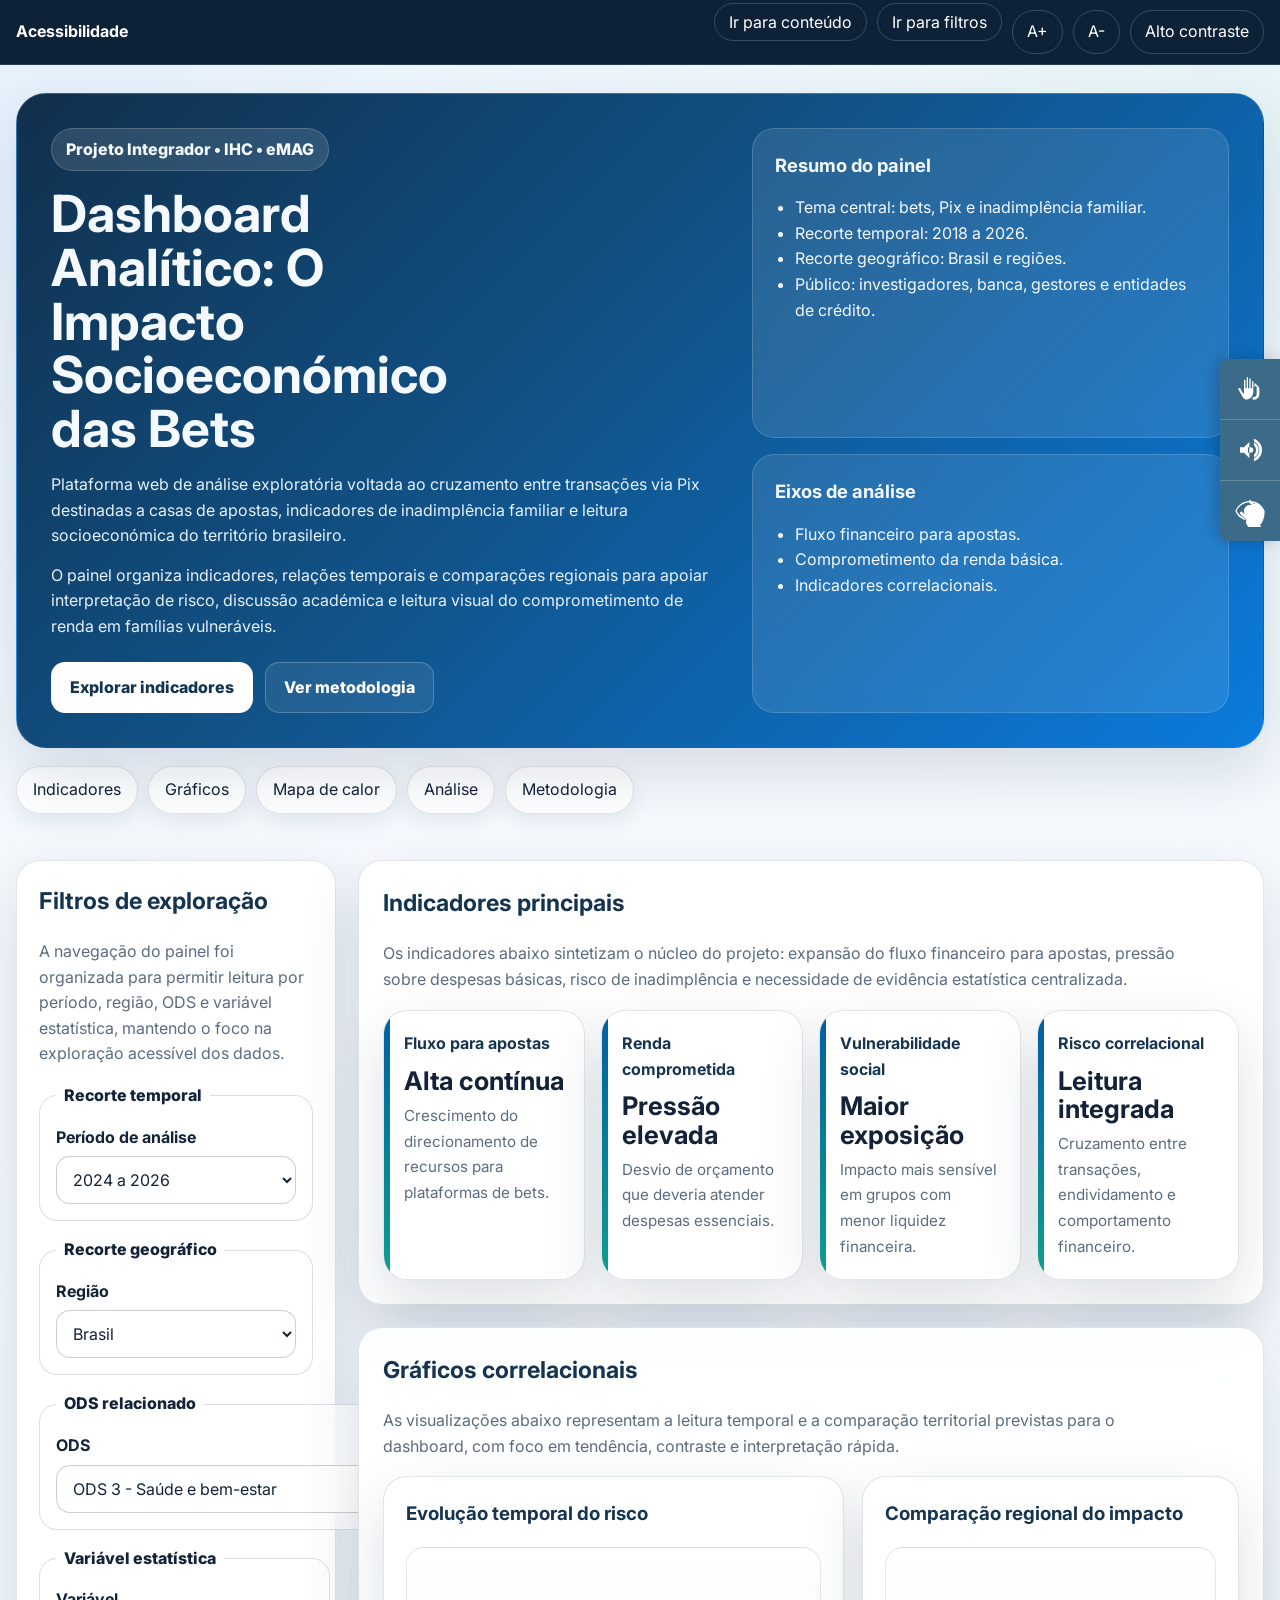
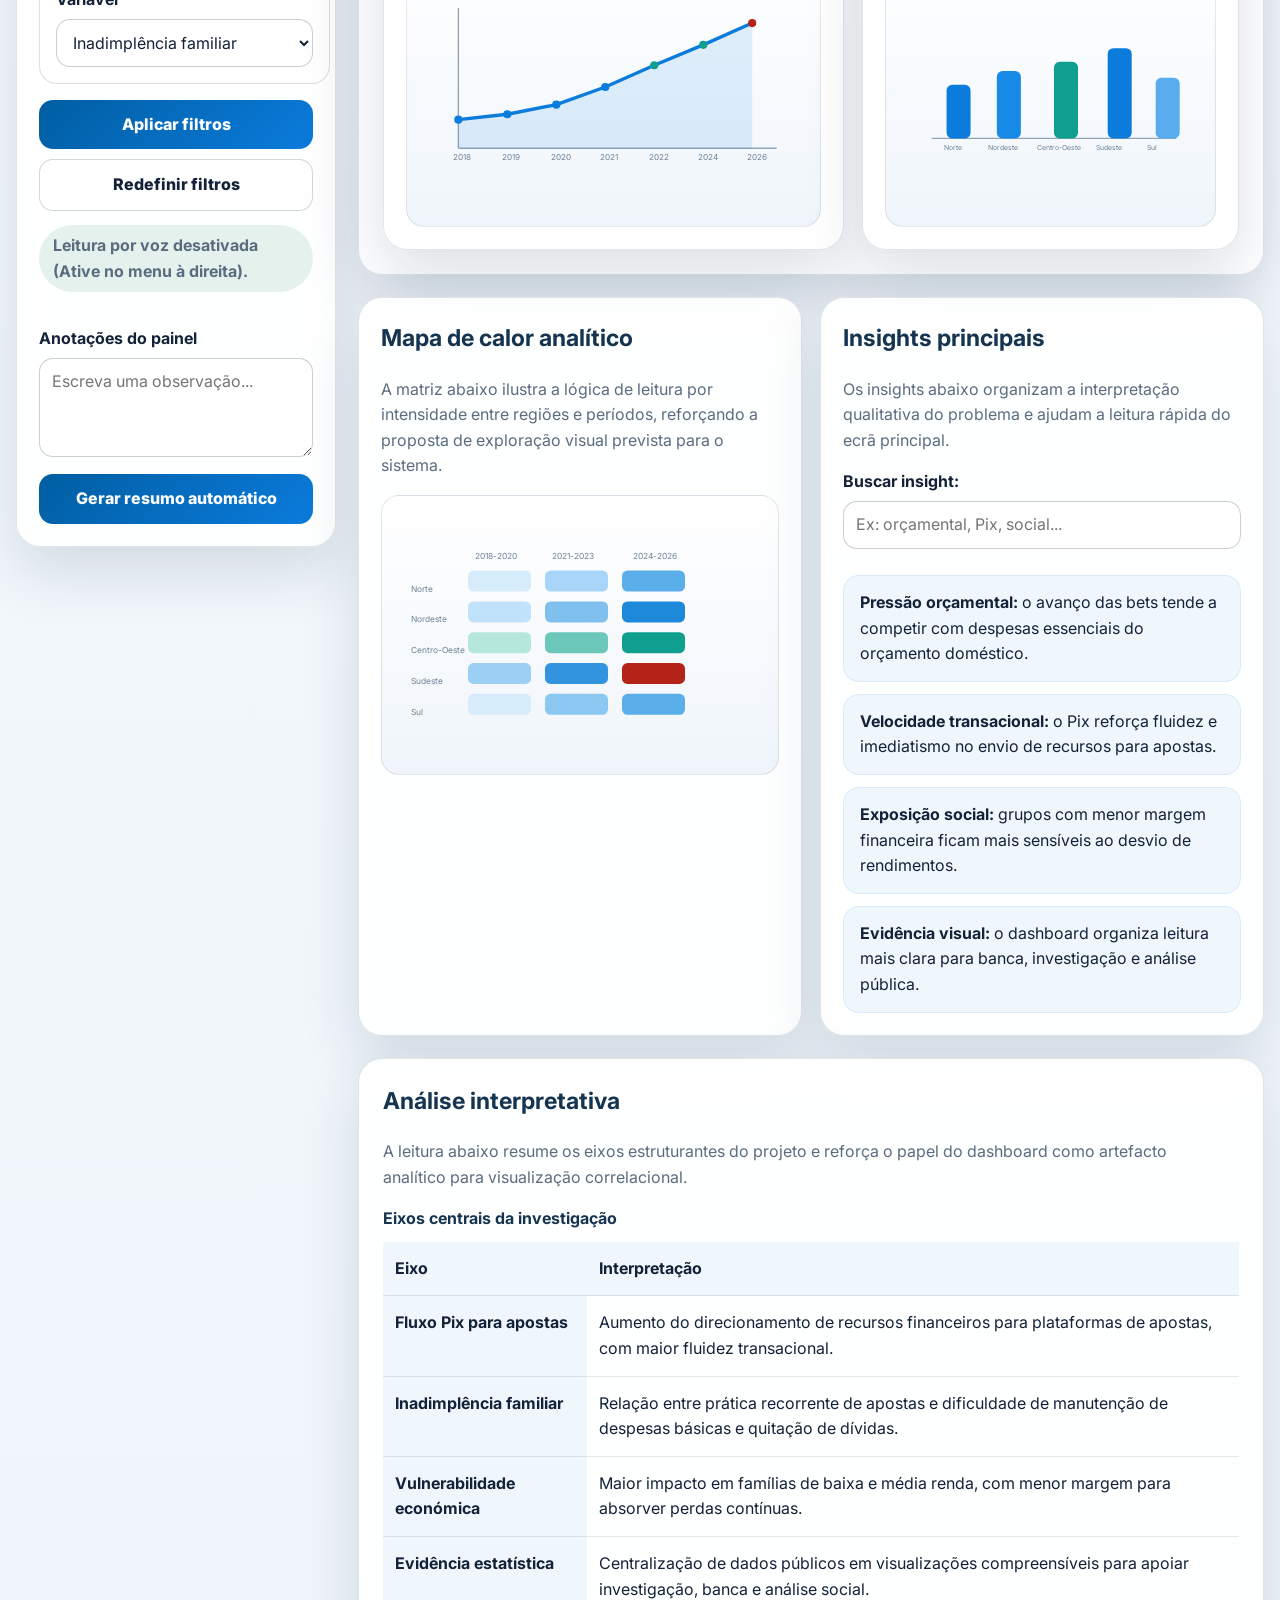
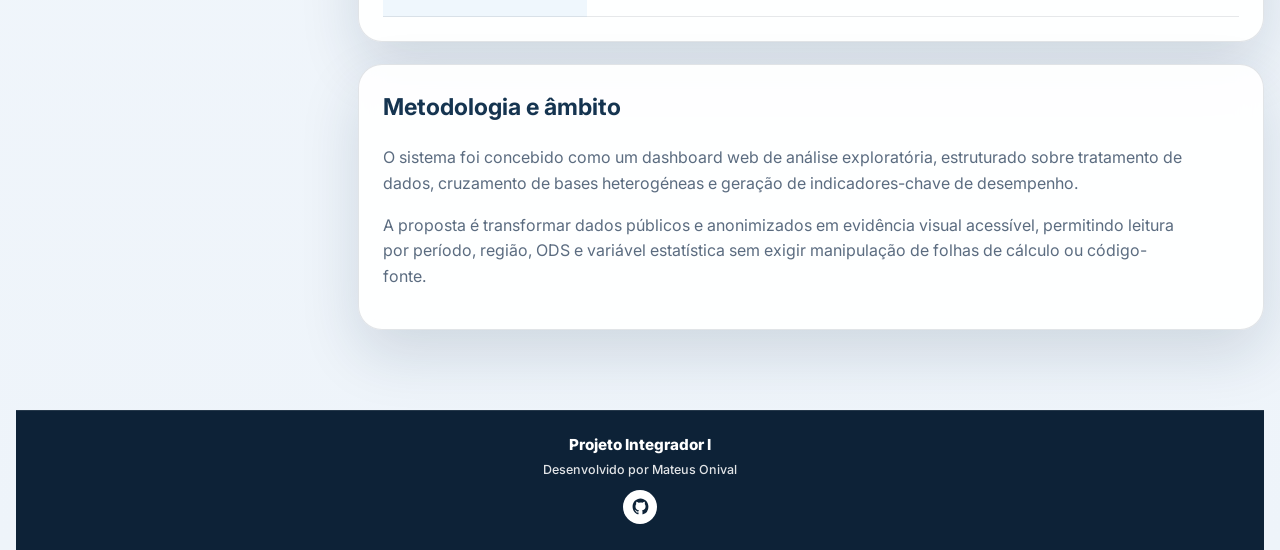
<file: Dashboard/Dashboard.html>
<!DOCTYPE html>
<html lang="pt-BR">
<head>
  <meta charset="UTF-8" />
  <meta name="viewport" content="width=device-width, initial-scale=1.0" />
  <title>Dashboard Analítico | Impacto Socioeconómico das Bets</title>
  
  <link rel="preconnect" href="https://fonts.googleapis.com">
  <link rel="preconnect" href="https://fonts.gstatic.com" crossorigin>
  <link href="https://fonts.googleapis.com/css2?family=Inter:wght@400;500;600;700;800&display=swap" rel="stylesheet">
  
  <style>
    :root {
      --bg: #f5f7fb;
      --surface: rgba(255,255,255,0.92);
      --surface-2: #ffffff;
      --surface-3: #edf3f9;
      --text: #132238;
      --text-muted: #5b6c80;
      --primary: #005ea2;
      --primary-2: #0b7bdc;
      --accent: #0f9f8f;
      --success: #027a48;
      --warning: #b54708;
      --danger: #b42318;
      --border: rgba(19,34,56,0.12);
      --shadow-sm: 0 8px 22px rgba(15, 40, 70, 0.08);
      --shadow-lg: 0 24px 60px rgba(15, 40, 70, 0.14);
      --radius-sm: 12px;
      --radius-md: 18px;
      --radius-lg: 24px;
      --focus: #ffbf47;
      --font-size-base: 100%;
      --max-width: 1280px;
    }

    html {
      font-size: var(--font-size-base);
      scroll-behavior: smooth;
    }

    * {
      box-sizing: border-box;
    }

    body {
      margin: 0;
      font-family: "Inter", Arial, sans-serif;
      line-height: 1.6;
      color: var(--text);
      background:
        radial-gradient(circle at top left, rgba(11,123,220,0.08), transparent 24%),
        radial-gradient(circle at top right, rgba(15,159,143,0.08), transparent 22%),
        linear-gradient(180deg, #f8fbff 0%, #eef4fa 100%);
    }

    img, svg {
      display: block;
      max-width: 100%;
      height: auto;
    }

    a, button, input, select {
      font: inherit;
    }

    :focus-visible {
      outline: 3px solid var(--focus);
      outline-offset: 3px;
      border-radius: 10px;
    }

    .skip-link {
      position: absolute;
      top: -64px;
      left: 16px;
      z-index: 9999;
      background: #000;
      color: #fff;
      padding: 12px 16px;
      border-radius: 12px;
      text-decoration: none;
    }

    .skip-link:focus {
      top: 16px;
    }

    .container {
      width: min(100% - 32px, var(--max-width));
      margin: 0 auto;
    }

    .accessbar {
      background: #0d2237;
      color: #fff;
      border-bottom: 1px solid rgba(255,255,255,0.12);
    }

    .accessbar-inner {
      min-height: 58px;
      display: flex;
      align-items: center;
      justify-content: space-between;
      gap: 12px;
      flex-wrap: wrap;
      padding: 10px 0;
    }

    .access-links {
      display: flex;
      flex-wrap: wrap;
      gap: 10px;
      list-style: none;
      padding: 0;
      margin: 0;
    }

    .access-links a,
    .access-links button {
      min-height: 40px;
      padding: 8px 14px;
      border-radius: 999px;
      border: 1px solid rgba(255,255,255,0.18);
      background: transparent;
      color: #fff;
      cursor: pointer;
      text-decoration: none;
    }

    .access-links a:hover,
    .access-links button:hover,
    .access-links a:focus,
    .access-links button:focus {
      background: rgba(255,255,255,0.12);
    }

    .acessibilidade-flutuante {
      position: fixed;
      right: 0;
      top: 50%;
      transform: translateY(-50%);
      background-color: #3b6b88;
      display: flex;
      flex-direction: column;
      border-radius: 8px 0 0 8px;
      box-shadow: -4px 0 15px rgba(0,0,0,0.2);
      z-index: 10000;
      overflow: hidden;
    }

    .acessibilidade-flutuante button {
      background: none;
      border: none;
      border-bottom: 1px solid rgba(255, 255, 255, 0.2);
      padding: 14px;
      cursor: pointer;
      color: white;
      transition: all 0.2s ease-in-out;
      display: flex;
      align-items: center;
      justify-content: center;
    }

    .acessibilidade-flutuante button:last-child {
      border-bottom: none;
    }

    .acessibilidade-flutuante button:hover,
    .acessibilidade-flutuante button:focus-visible {
      background-color: #1a3c54;
      outline: 3px solid var(--focus);
      outline-offset: -3px;
    }

    .acessibilidade-flutuante button.ativo {
      background-color: var(--accent);
      box-shadow: inset 0 0 10px rgba(0,0,0,0.3);
    }

    .acessibilidade-flutuante svg {
      width: 32px;
      height: 32px;
      fill: white;
    }

    header {
      padding: 28px 0 20px;
    }

    .hero {
      background: linear-gradient(135deg, #112f4b 0%, #115287 44%, #0b7bdc 100%);
      border-radius: 30px;
      overflow: hidden;
      border: 1px solid rgba(255,255,255,0.12);
      box-shadow: var(--shadow-lg);
      color: #f4f9ff;
      position: relative;
    }

    .hero-grid {
      display: grid;
      grid-template-columns: 1.35fr 0.95fr;
      gap: 24px;
      padding: 34px;
      position: relative;
      z-index: 1;
    }

    .tag {
      display: inline-flex;
      align-items: center;
      gap: 8px;
      padding: 8px 14px;
      border-radius: 999px;
      background: rgba(255,255,255,0.12);
      border: 1px solid rgba(255,255,255,0.18);
      font-weight: 800;
      margin-bottom: 16px;
    }

    h1 {
      margin: 0 0 16px;
      font-size: clamp(2rem, 4vw, 3.6rem);
      line-height: 1.05;
      max-width: 12ch;
    }

    .hero p {
      margin: 0 0 14px;
      max-width: 68ch;
      color: #e5f1fb;
    }

    .hero-actions {
      display: flex;
      gap: 12px;
      flex-wrap: wrap;
      margin-top: 22px;
    }

    .btn,
    .btn-outline {
      min-height: 48px;
      padding: 12px 18px;
      border-radius: 14px;
      display: inline-flex;
      align-items: center;
      justify-content: center;
      font-weight: 800;
      text-decoration: none;
      border: 1px solid transparent;
    }

    .btn {
      background: #fff;
      color: #133450;
    }

    .btn-outline {
      background: rgba(255,255,255,0.08);
      color: #fff;
      border-color: rgba(255,255,255,0.22);
    }

    .hero-side {
      display: grid;
      gap: 16px;
    }

    .hero-card,
    .legend-card {
      background: rgba(255,255,255,0.10);
      border: 1px solid rgba(255,255,255,0.16);
      border-radius: 22px;
      padding: 22px;
      backdrop-filter: blur(10px);
    }

    .hero-card h2,
    .legend-card h2 {
      margin-top: 0;
      font-size: 1.15rem;
    }

    .hero-card ul,
    .legend-card ul {
      margin: 0;
      padding-left: 20px;
    }

    .section-nav {
      margin-top: 18px;
    }

    .section-nav ul {
      list-style: none;
      display: flex;
      flex-wrap: wrap;
      gap: 10px;
      padding: 0;
      margin: 0;
    }

    .section-nav a {
      min-height: 44px;
      display: inline-flex;
      align-items: center;
      padding: 10px 16px;
      border-radius: 999px;
      background: rgba(255,255,255,0.84);
      border: 1px solid var(--border);
      box-shadow: var(--shadow-sm);
      color: var(--text);
      text-decoration: none;
    }

    main {
      padding: 26px 0 40px;
    }

    .dashboard-layout {
      display: grid;
      grid-template-columns: 320px 1fr;
      gap: 22px;
      align-items: start;
    }

    .panel,
    .content-card,
    .metric,
    .chart-card,
    .table-card,
    .heat-card,
    .insight-card {
      background: var(--surface);
      border: 1px solid var(--border);
      border-radius: var(--radius-lg);
      box-shadow: var(--shadow-lg);
      backdrop-filter: blur(12px);
    }

    .panel {
      position: sticky;
      top: 18px;
      padding: 22px;
    }

    .panel h2,
    .content-card h2,
    .table-card h2,
    .heat-card h2,
    .insight-card h2 {
      margin-top: 0;
      font-size: 1.45rem;
      color: #153450;
    }

    .panel p,
    .content-card p,
    .table-card p,
    .heat-card p,
    .insight-card p {
      color: var(--text-muted);
      max-width: 80ch;
    }

    fieldset {
      margin: 0 0 16px;
      border: 1px solid rgba(19,34,56,0.14);
      border-radius: 18px;
      padding: 16px;
      background: rgba(255,255,255,0.74);
    }

    legend {
      padding: 0 8px;
      font-weight: 800;
    }

    .field {
      display: grid;
      gap: 6px;
      margin-bottom: 14px;
    }

    .field:last-child {
      margin-bottom: 0;
    }

    label {
      font-weight: 700;
    }

    select,
    input {
      min-height: 48px;
      border-radius: 14px;
      border: 1px solid rgba(19,34,56,0.22);
      background: #fff;
      color: var(--text);
      padding: 10px 12px;
    }

    .panel-actions {
      display: grid;
      gap: 10px;
    }

    .primary-btn,
    .secondary-btn {
      min-height: 48px;
      border-radius: 14px;
      padding: 12px 16px;
      font-weight: 800;
      cursor: pointer;
    }

    .primary-btn {
      border: none;
      color: #fff;
      background: linear-gradient(135deg, var(--primary), var(--primary-2));
    }

    .secondary-btn {
      border: 1px solid rgba(19,34,56,0.18);
      background: #fff;
      color: var(--text);
    }

    .status {
      margin-top: 14px;
      display: inline-flex;
      align-items: center;
      gap: 8px;
      min-height: 40px;
      padding: 8px 14px;
      border-radius: 999px;
      background: rgba(2,122,72,0.10);
      color: var(--success);
      font-weight: 700;
    }

    .content-grid {
      display: grid;
      gap: 22px;
    }

    .content-card,
    .table-card,
    .heat-card,
    .insight-card {
      padding: 24px;
    }

    .metrics-grid {
      margin-top: 18px;
      display: grid;
      grid-template-columns: repeat(4, 1fr);
      gap: 16px;
    }

    .metric {
      padding: 20px;
      position: relative;
      overflow: hidden;
    }

    .metric::before {
      content: "";
      position: absolute;
      inset: 0 auto 0 0;
      width: 6px;
      background: linear-gradient(180deg, var(--primary), var(--accent));
    }

    .metric h3 {
      margin: 0 0 10px;
      font-size: 1rem;
      color: #163551;
    }

    .metric strong {
      display: block;
      font-size: clamp(1.4rem, 2vw, 2rem);
      line-height: 1.1;
      margin-bottom: 8px;
    }

    .metric span {
      color: var(--text-muted);
      font-size: 0.95rem;
    }

    .visuals-grid {
      display: grid;
      grid-template-columns: 1.1fr 0.9fr;
      gap: 18px;
    }

    .chart-card,
    .heat-card,
    .insight-card {
      padding: 22px;
    }

    .chart-card h3,
    .heat-card h3,
    .insight-card h3 {
      margin-top: 0;
      color: #153450;
    }

    .chart-box,
    .heat-box {
      height: 280px;
      border-radius: 18px;
      border: 1px solid rgba(19,34,56,0.10);
      background: linear-gradient(180deg, rgba(255,255,255,0.85), rgba(239,245,251,0.95));
      padding: 16px;
      overflow: hidden;
    }

    .line-chart,
    .bar-chart,
    .heatmap-svg {
      width: 100%;
      height: 100%;
    }

    .duo-grid {
      display: grid;
      grid-template-columns: 1fr 1fr;
      gap: 18px;
    }

    .insight-list {
      list-style: none;
      padding: 0;
      margin: 0;
      display: grid;
      gap: 12px;
    }

    .insight-list li {
      padding: 14px 16px;
      border-radius: 16px;
      background: rgba(11,123,220,0.06);
      border: 1px solid rgba(11,123,220,0.10);
    }

    .table-card table {
      width: 100%;
      border-collapse: collapse;
      margin-top: 14px;
    }

    .table-card caption {
      text-align: left;
      font-weight: 700;
      margin-bottom: 10px;
      color: #153450;
    }

    .table-card th,
    .table-card td {
      text-align: left;
      padding: 14px 12px;
      border-bottom: 1px solid rgba(19,34,56,0.10);
      vertical-align: top;
    }

    .table-card th {
      background: rgba(11,123,220,0.06);
    }

    .footer-novo {
      margin-top: 40px;
      padding: 22px 0 26px;
      text-align: center;
      background: #0d2237;
      color: #ffffff;
      border-top: 1px solid rgba(255,255,255,0.10);
      border-radius: 0;
    }

    .footer-novo p {
      margin: 0;
    }

    .footer-titulo {
      font-size: 0.95rem;
      font-weight: 800;
      color: #ffffff;
      margin-bottom: 2px !important;
    }

    .footer-autor {
      font-size: 0.78rem;
      font-weight: 500;
      color: rgba(255,255,255,0.88);
      margin-bottom: 10px !important;
    }

    .footer-github {
      width: 34px;
      height: 34px;
      margin: 0 auto;
      border-radius: 50%;
      background: #ffffff;
      color: #0d2237;
      display: flex;
      align-items: center;
      justify-content: center;
      text-decoration: none;
      transition: transform 0.2s ease, background 0.2s ease;
    }

    .footer-github svg {
      width: 19px;
      height: 19px;
    }

    .footer-github:hover,
    .footer-github:focus-visible {
      transform: scale(1.06);
      background: #f2f6fb;
    }

    .high-contrast {
      --bg: #000;
      --surface: #111;
      --surface-2: #111;
      --surface-3: #1a1a1a;
      --text: #fff;
      --text-muted: #f2f2f2;
      --border: rgba(255,255,255,0.28);
      background: #000;
      color: #fff;
    }

    .high-contrast .hero,
    .high-contrast .panel,
    .high-contrast .content-card,
    .high-contrast .metric,
    .high-contrast .chart-card,
    .high-contrast .table-card,
    .high-contrast .heat-card,
    .high-contrast .insight-card,
    .high-contrast select,
    .high-contrast input,
    .high-contrast .section-nav a,
    .high-contrast .secondary-btn,
    .high-contrast .btn {
      background: #111 !important;
      color: #fff !important;
      border-color: rgba(255,255,255,0.28) !important;
    }

    @media (max-width: 1100px) {
      .hero-grid,
      .dashboard-layout,
      .visuals-grid,
      .duo-grid,
      .metrics-grid {
        grid-template-columns: 1fr;
      }

      .panel {
        position: static;
      }
    }

    @media (max-width: 720px) {
      .container {
        width: min(100% - 20px, var(--max-width));
      }

      .hero-grid,
      .panel,
      .content-card,
      .table-card,
      .heat-card,
      .insight-card,
      .chart-card {
        padding: 18px;
      }

      .acessibilidade-flutuante {
        transform: scale(0.8) translateY(-50%);
        right: -5px;
      }

      .footer-novo {
        padding: 20px 0 24px;
      }

      .footer-titulo {
        font-size: 0.88rem;
      }

      .footer-autor {
        font-size: 0.74rem;
      }

      .footer-github {
        width: 32px;
        height: 32px;
      }

      .footer-github svg {
        width: 18px;
        height: 18px;
      }
    }
  </style>
</head>
<body>
  <div class="acessibilidade-flutuante" aria-label="Menu rápido de acessibilidade">
    <button id="btn-flutuante-libras" aria-label="Ativar tradutor de Libras" title="Tradutor de Libras">
      <svg viewBox="0 0 24 24" xmlns="http://www.w3.org/2000/svg">
        <path d="M11 20H10C8.54 20 7.21 19.21 6.5 17.96L3.33 12.35C3.12 11.97 3.26 11.48 3.65 11.27C4.03 11.06 4.53 11.2 4.74 11.58L6.87 15.35H7.5V5.5C7.5 5.22 7.72 5 8 5C8.28 5 8.5 5.22 8.5 5.5V11.5H9.5V3.5C9.5 3.22 9.72 3 10 3C10.28 3 10.5 3.22 10.5 3.5V11.5H11.5V4.5C11.5 4.22 11.72 4 12 4C12.28 4 12.5 4.22 12.5 4.5V11.5H13.5V6.5C13.5 6.22 13.72 6 14 6C14.28 6 14.5 6.22 14.5 6.5V14C14.5 17.31 11.81 20 8.5 20H11Z"/>
        <path d="M19 16C19 18.21 17.21 20 15 20H14V18H15C16.1 18 17 17.1 17 16V10H15L15.63 7.5L18.42 10.3C18.79 10.66 19 11.16 19 11.68V16Z"/>
      </svg>
    </button>
    <button id="btn-flutuante-voz" aria-label="Ativar ou desativar leitura por voz" title="Leitura por Voz">
      <svg viewBox="0 0 24 24" xmlns="http://www.w3.org/2000/svg">
        <path d="M14.5 12C14.5 13.1 13.6 14 12.5 14H10.5V10H12.5C13.6 10 14.5 10.9 14.5 12ZM18.5 12C18.5 14.5 17.1 16.6 15 17.6V15.4C16 14.7 16.5 13.4 16.5 12C16.5 10.6 16 9.3 15 8.6V6.4C17.1 7.4 18.5 9.5 18.5 12ZM21 12C21 16 18.4 19.3 15 20.5V18.3C17.2 17.2 19 14.8 19 12C19 9.2 17.2 6.8 15 5.7V3.5C18.4 4.7 21 8 21 12ZM7.5 10H4.5V14H7.5L11.5 18V6L7.5 10Z"/>
      </svg>
    </button>
    <button id="btn-flutuante-contraste" aria-label="Ativar ou desativar alto contraste" title="Alto Contraste">
      <svg viewBox="0 0 24 24" xmlns="http://www.w3.org/2000/svg">
        <path d="M11.83 9L15 12.16V12C15 10.34 13.66 9 12 9H11.83ZM12 4.5C7 4.5 2.73 7.61 1 12C2.36 15.4 5.37 18.15 9.17 19.1L6.11 16.04C4.33 15.35 2.8 13.88 2.05 12C3.52 8.23 7.42 5.5 12 5.5C13.41 5.5 14.76 5.8 16 6.32L14.48 7.84C13.7 7.62 12.87 7.5 12 7.5C9.51 7.5 7.5 9.51 7.5 12C7.5 12.87 7.62 13.7 7.84 14.48L5.53 12.17L4.11 13.59L19.41 28.89L20.83 27.47L17.28 23.92C18.54 23.27 19.67 22.42 20.61 21.4C22.25 18.9 23 15.6 23 12C21.27 7.61 17 4.5 12 4.5ZM12 19.5C10.59 19.5 9.24 19.2 8 18.68L9.52 17.16C10.3 17.38 11.13 17.5 12 17.5C14.49 17.5 16.5 15.49 16.5 13C16.5 12.13 16.38 11.3 16.16 10.52L18.47 12.83L19.89 11.41L12 3.52L10.58 4.94L14.72 9.08C13.46 9.73 12.33 10.58 11.39 11.6C9.75 14.1 9 17.4 9 21C10.73 25.39 15 28.5 20 28.5V19.5H12Z"/>
      </svg>
    </button>
  </div>

  <a class="skip-link" href="#conteudo-principal" data-voice="Pular para o conteúdo principal." title="Pular para o conteúdo principal.">Pular para o conteúdo principal</a>

  <div class="accessbar" id="acessibilidade">
    <div class="container accessbar-inner">
      <strong data-voice="Barra de acessibilidade do dashboard." title="Barra de acessibilidade do dashboard.">Acessibilidade</strong>
      <ul class="access-links" role="list">
        <li><a href="#conteudo-principal" data-voice="Ir para o conteúdo principal." title="Ir para o conteúdo principal.">Ir para conteúdo</a></li>
        <li><a href="#filtros" data-voice="Ir para os filtros do dashboard." title="Ir para os filtros do dashboard.">Ir para filtros</a></li>
        <li><button type="button" id="aumentar-texto" data-voice="Aumentar tamanho do texto." title="Aumentar tamanho do texto.">A+</button></li>
        <li><button type="button" id="diminuir-texto" data-voice="Diminuir tamanho do texto." title="Diminuir tamanho do texto.">A-</button></li>
        <li><button type="button" id="alternar-contraste" data-voice="Alternar alto contraste." title="Alternar alto contraste.">Alto contraste</button></li>
      </ul>
    </div>
  </div>

  <header class="container">
    <section class="hero" aria-labelledby="titulo-principal">
      <div class="hero-grid">
        <div>
          <span class="tag" data-voice="Projeto Integrador. Dashboard analítico sobre o impacto socioeconómico das bets." title="Projeto Integrador. Dashboard analítico sobre o impacto socioeconómico das bets.">Projeto Integrador • IHC • eMAG</span>
          <h1 id="titulo-principal" data-voice="Dashboard Analítico. O impacto socioeconómico das bets no Brasil." title="Dashboard Analítico. O impacto socioeconómico das bets no Brasil.">Dashboard Analítico: O Impacto Socioeconómico das Bets</h1>
          <p data-voice="Plataforma web de análise exploratória que cruza volume de transações via Pix destinadas a casas de apostas, indicadores de inadimplência e recortes socioeconómicos no Brasil." title="Plataforma web de análise exploratória que cruza volume de transações via Pix destinadas a casas de apostas, indicadores de inadimplência e recortes socioeconómicos no Brasil.">Plataforma web de análise exploratória voltada ao cruzamento entre transações via Pix destinadas a casas de apostas, indicadores de inadimplência familiar e leitura socioeconómica do território brasileiro.</p>
          <p data-voice="O painel foi estruturado para apoiar visualização de dados, interpretação de risco e discussão académica sobre comprometimento de renda, ludopatia digital e pressão financeira em famílias vulneráveis." title="O painel foi estruturado para apoiar visualização de dados, interpretação de risco e discussão académica sobre comprometimento de renda, ludopatia digital e pressão financeira em famílias vulneráveis.">O painel organiza indicadores, relações temporais e comparações regionais para apoiar interpretação de risco, discussão académica e leitura visual do comprometimento de renda em famílias vulneráveis.</p>
          <div class="hero-actions">
            <a class="btn" href="#indicadores" data-voice="Explorar indicadores principais do dashboard." title="Explorar indicadores principais do dashboard.">Explorar indicadores</a>
            <a class="btn-outline" href="#metodologia" data-voice="Ir para a secção de metodologia do projeto." title="Ir para a secção de metodologia do projeto.">Ver metodologia</a>
          </div>
        </div>

        <div class="hero-side">
          <aside class="hero-card" aria-labelledby="resumo-geral">
            <h2 id="resumo-geral" data-voice="Resumo geral do painel." title="Resumo geral do painel.">Resumo do painel</h2>
            <ul>
              <li data-voice="Tema central: bets, Pix e inadimplência familiar." title="Tema central: bets, Pix e inadimplência familiar.">Tema central: bets, Pix e inadimplência familiar.</li>
              <li data-voice="Recorte temporal: de 2018 até 2026, com atenção ao crescimento recente." title="Recorte temporal: de 2018 até 2026, com atenção ao crescimento recente.">Recorte temporal: 2018 a 2026.</li>
              <li data-voice="Recorte geográfico: Brasil e comparação entre regiões." title="Recorte geográfico: Brasil e comparação entre regiões.">Recorte geográfico: Brasil e regiões.</li>
              <li data-voice="Público de interesse: investigadores, banca, gestores públicos e entidades de crédito." title="Público de interesse: investigadores, banca, gestores públicos e entidades de crédito.">Público: investigadores, banca, gestores e entidades de crédito.</li>
            </ul>
          </aside>

          <aside class="legend-card" aria-labelledby="eixos-analise">
            <h2 id="eixos-analise" data-voice="Eixos de análise do dashboard." title="Eixos de análise do dashboard.">Eixos de análise</h2>
            <ul>
              <li data-voice="Fluxo financeiro para plataformas de apostas." title="Fluxo financeiro para plataformas de apostas.">Fluxo financeiro para apostas.</li>
              <li data-voice="Comprometimento da renda básica familiar." title="Comprometimento da renda básica familiar.">Comprometimento da renda básica.</li>
              <li data-voice="Indicadores correlacionais e leitura exploratória." title="Indicadores correlacionais e leitura exploratória.">Indicadores correlacionais.</li>
            </ul>
          </aside>
        </div>
      </div>
    </section>

    <nav class="section-nav" aria-label="Secções principais">
      <ul>
        <li><a href="#indicadores" data-voice="Ir para a secção de indicadores principais." title="Ir para a secção de indicadores principais.">Indicadores</a></li>
        <li><a href="#graficos" data-voice="Ir para a secção de gráficos correlacionais." title="Ir para a secção de gráficos correlacionais.">Gráficos</a></li>
        <li><a href="#mapa-calor" data-voice="Ir para a secção de mapa de calor analítico." title="Ir para a secção de mapa de calor analítico.">Mapa de calor</a></li>
        <li><a href="#analise" data-voice="Ir para a secção de análise interpretativa." title="Ir para a secção de análise interpretativa.">Análise</a></li>
        <li><a href="#metodologia" data-voice="Ir para a secção de metodologia." title="Ir para a secção de metodologia.">Metodologia</a></li>
      </ul>
    </nav>
  </header>

  <main id="conteudo-principal" class="container" tabindex="-1">
    <div class="dashboard-layout">
      <aside class="panel" id="filtros" aria-labelledby="titulo-filtros">
        <h2 id="titulo-filtros" data-voice="Filtros de exploração do dashboard." title="Filtros de exploração do dashboard.">Filtros de exploração</h2>
        <p data-voice="Use os filtros para alterar o recorte do painel por período, região, objetivo de desenvolvimento sustentável e variável estatística." title="Use os filtros para alterar o recorte do painel por período, região, objetivo de desenvolvimento sustentável e variável estatística.">A navegação do painel foi organizada para permitir leitura por período, região, ODS e variável estatística, mantendo o foco na exploração acessível dos dados.</p>

        <form>
          <fieldset>
            <legend data-voice="Filtro temporal." title="Filtro temporal.">Recorte temporal</legend>
            <div class="field">
              <label for="periodo" data-voice="Campo período de análise." title="Campo período de análise.">Período de análise</label>
              <select id="periodo" name="periodo" data-voice="Selecionar período de análise." title="Selecionar período de análise.">
                <option>2018 a 2020</option>
                <option>2021 a 2023</option>
                <option selected>2024 a 2026</option>
                <option>2018 a 2026</option>
              </select>
            </div>
          </fieldset>

          <fieldset>
            <legend data-voice="Filtro geográfico." title="Filtro geográfico.">Recorte geográfico</legend>
            <div class="field">
              <label for="regiao" data-voice="Campo região do Brasil." title="Campo região do Brasil.">Região</label>
              <select id="regiao" name="regiao" data-voice="Selecionar região do Brasil." title="Selecionar região do Brasil.">
                <option selected>Brasil</option>
                <option>Norte</option>
                <option>Nordeste</option>
                <option>Centro-Oeste</option>
                <option>Sudeste</option>
                <option>Sul</option>
              </select>
            </div>
          </fieldset>

          <fieldset>
            <legend data-voice="Filtro de objetivo de desenvolvimento sustentável.">ODS relacionado</legend>
            <div class="field">
              <label for="ods" data-voice="Campo objetivo de desenvolvimento sustentável.">ODS</label>
              <select id="ods" name="ods" data-voice="Selecionar objetivo de desenvolvimento sustentável.">
                <option>ODS 1 - Erradicação da pobreza</option>
                <option selected>ODS 3 - Saúde e bem-estar</option>
                <option>ODS 8 - Trabalho decente e crescimento económico</option>
              </select>
            </div>
          </fieldset>

          <fieldset>
            <legend data-voice="Filtro estatístico.">Variável estatística</legend>
            <div class="field">
              <label for="variavel" data-voice="Campo variável estatística.">Variável</label>
              <select id="variavel" name="variavel" data-voice="Selecionar variável estatística.">
                <option selected>Inadimplência familiar</option>
                <option>Comprometimento de renda</option>
                <option>Fluxo Pix para bets</option>
                <option>Correlação regional</option>
              </select>
            </div>
          </fieldset>

          <div class="panel-actions">
            <button class="primary-btn" type="button" data-voice="Aplicar filtros do dashboard.">Aplicar filtros</button>
            <button class="secondary-btn" type="button" data-voice="Redefinir filtros do dashboard.">Redefinir filtros</button>
          </div>
        </form>

        <p class="status" id="status-leitura" aria-live="polite" data-voice="Utilize o botão de voz no menu lateral direito para ativar a narração da página.">Leitura por voz desativada (Ative no menu à direita).</p>

        <div style="margin-top: 18px;">
          <label for="meuTexto" style="font-weight: 700; display: block; margin-bottom: 6px;" data-voice="Área de anotações do dashboard.">Anotações do painel</label>
          <textarea id="meuTexto" rows="3" placeholder="Escreva uma observação..." style="width: 100%; border-radius: 14px; border: 1px solid rgba(19,34,56,0.22); padding: 10px 12px; font: inherit; resize: vertical;" data-voice="Campo de texto para anotações. Clique no botão abaixo para gerar um resumo automático."></textarea>
          <button id="meuBotao" class="primary-btn" type="button" style="margin-top: 10px; width: 100%;" data-voice="Gerar resumo automático no campo de anotações.">Gerar resumo automático</button>
        </div>
      </aside>

      <div class="content-grid">
        <section class="content-card" id="indicadores" aria-labelledby="titulo-indicadores">
          <h2 id="titulo-indicadores" data-voice="Indicadores principais do painel.">Indicadores principais</h2>
          <p data-voice="Os indicadores resumem os principais eixos da investigação: crescimento das transações, comprometimento da renda, pressão social e leitura correlacional do problema.">Os indicadores abaixo sintetizam o núcleo do projeto: expansão do fluxo financeiro para apostas, pressão sobre despesas básicas, risco de inadimplência e necessidade de evidência estatística centralizada.</p>

          <div class="metrics-grid">
            <article class="metric" data-voice="Indicador um. Aumento contínuo das transações destinadas a plataformas de apostas.">
              <h3>Fluxo para apostas</h3>
              <strong>Alta contínua</strong>
              <span>Crescimento do direcionamento de recursos para plataformas de bets.</span>
            </article>

            <article class="metric" data-voice="Indicador dois. Pressão sobre o orçamento doméstico e sobre a renda básica familiar.">
              <h3>Renda comprometida</h3>
              <strong>Pressão elevada</strong>
              <span>Desvio de orçamento que deveria atender despesas essenciais.</span>
            </article>

            <article class="metric" data-voice="Indicador três. Maior vulnerabilidade em famílias de baixa e média renda.">
              <h3>Vulnerabilidade social</h3>
              <strong>Maior exposição</strong>
              <span>Impacto mais sensível em grupos com menor liquidez financeira.</span>
            </article>

            <article class="metric" data-voice="Indicador quatro. Correlação entre bets, Pix e inadimplência familiar.">
              <h3>Risco correlacional</h3>
              <strong>Leitura integrada</strong>
              <span>Cruzamento entre transações, endividamento e comportamento financeiro.</span>
            </article>
          </div>
        </section>

        <section class="content-card" id="graficos" aria-labelledby="titulo-graficos">
          <h2 id="titulo-graficos" data-voice="Gráficos correlacionais do dashboard.">Gráficos correlacionais</h2>
          <p data-voice="Os gráficos apresentam leitura visual do comportamento temporal e da distribuição regional do impacto socioeconómico das bets.">As visualizações abaixo representam a leitura temporal e a comparação territorial previstas para o dashboard, com foco em tendência, contraste e interpretação rápida.</p>

          <div class="visuals-grid">
            <article class="chart-card" data-voice="Gráfico de linha mostrando crescimento progressivo do risco financeiro ao longo do tempo.">
              <h3>Evolução temporal do risco</h3>
              <div class="chart-box" role="img" aria-label="Gráfico de linha com aumento progressivo do risco financeiro associado às apostas online entre 2018 e 2026.">
                <svg class="line-chart" viewBox="0 0 560 280" aria-hidden="true">
                  <line x1="52" y1="230" x2="520" y2="230" stroke="#90a4b8" stroke-width="2"/>
                  <line x1="52" y1="24" x2="52" y2="230" stroke="#90a4b8" stroke-width="2"/>
                  <g fill="#6f8196" font-size="12">
                    <text x="44" y="248">2018</text>
                    <text x="116" y="248">2019</text>
                    <text x="188" y="248">2020</text>
                    <text x="260" y="248">2021</text>
                    <text x="332" y="248">2022</text>
                    <text x="404" y="248">2024</text>
                    <text x="476" y="248">2026</text>
                  </g>
                  <polyline fill="rgba(11,123,220,0.12)" stroke="none" points="52,188 124,180 196,166 268,140 340,108 412,78 484,46 484,230 52,230"/>
                  <polyline fill="none" stroke="#0b7bdc" stroke-width="5" stroke-linecap="round" stroke-linejoin="round" points="52,188 124,180 196,166 268,140 340,108 412,78 484,46"/>
                  <circle cx="52" cy="188" r="6" fill="#0b7bdc"/>
                  <circle cx="124" cy="180" r="6" fill="#0b7bdc"/>
                  <circle cx="196" cy="166" r="6" fill="#0b7bdc"/>
                  <circle cx="268" cy="140" r="6" fill="#0b7bdc"/>
                  <circle cx="340" cy="108" r="6" fill="#0f9f8f"/>
                  <circle cx="412" cy="78" r="6" fill="#0f9f8f"/>
                  <circle cx="484" cy="46" r="6" fill="#b42318"/>
                </svg>
              </div>
            </article>

            <article class="chart-card" data-voice="Gráfico de barras comparando intensidade do impacto socioeconómico por região do Brasil.">
              <h3>Comparação regional do impacto</h3>
              <div class="chart-box" role="img" aria-label="Gráfico de barras com comparação entre regiões do Brasil em relação ao impacto socioeconómico das apostas.">
                <svg class="bar-chart" viewBox="0 0 520 280" aria-hidden="true">
                  <line x1="52" y1="230" x2="480" y2="230" stroke="#90a4b8" stroke-width="2"/>
                  <g fill="#6f8196" font-size="12">
                    <text x="74" y="250">Norte</text>
                    <text x="150" y="250">Nordeste</text>
                    <text x="236" y="250">Centro-Oeste</text>
                    <text x="340" y="250">Sudeste</text>
                    <text x="428" y="250">Sul</text>
                  </g>
                  <rect x="78" y="136" width="42" height="94" rx="10" fill="#0b7bdc"/>
                  <rect x="166" y="112" width="42" height="118" rx="10" fill="#1789e6"/>
                  <rect x="266" y="96" width="42" height="134" rx="10" fill="#0f9f8f"/>
                  <rect x="360" y="72" width="42" height="158" rx="10" fill="#0b7bdc"/>
                  <rect x="444" y="124" width="42" height="106" rx="10" fill="#59acee"/>
                </svg>
              </div>
            </article>
          </div>
        </section>

        <section class="duo-grid" id="mapa-calor">
          <article class="heat-card" aria-labelledby="titulo-heatmap" data-voice="Mapa de calor analítico mostrando intensidade comparativa entre período e região.">
            <h2 id="titulo-heatmap">Mapa de calor analítico</h2>
            <p data-voice="A matriz visual representa intensidade de risco socioeconómico combinando regiões e períodos de análise.">A matriz abaixo ilustra a lógica de leitura por intensidade entre regiões e períodos, reforçando a proposta de exploração visual prevista para o sistema.</p>
            <div class="heat-box" role="img" aria-label="Mapa de calor com cruzamento entre regiões brasileiras e períodos de análise, indicando variações de intensidade de risco.">
              <svg class="heatmap-svg" viewBox="0 0 520 280" aria-hidden="true">
                <g fill="#6f8196" font-size="12" font-family="Inter, Arial, sans-serif">
                  <text x="110" y="32">2018-2020</text>
                  <text x="220" y="32">2021-2023</text>
                  <text x="336" y="32">2024-2026</text>
                  <text x="18" y="78">Norte</text>
                  <text x="18" y="122">Nordeste</text>
                  <text x="18" y="166">Centro-Oeste</text>
                  <text x="18" y="210">Sudeste</text>
                  <text x="18" y="254">Sul</text>
                </g>
                <rect x="100" y="48" width="90" height="30" rx="8" fill="#d7ecfb"/>
                <rect x="210" y="48" width="90" height="30" rx="8" fill="#a7d5f7"/>
                <rect x="320" y="48" width="90" height="30" rx="8" fill="#5aaeea"/>
                <rect x="100" y="92" width="90" height="30" rx="8" fill="#c0e2fa"/>
                <rect x="210" y="92" width="90" height="30" rx="8" fill="#7fc0ef"/>
                <rect x="320" y="92" width="90" height="30" rx="8" fill="#1e88d9"/>
                <rect x="100" y="136" width="90" height="30" rx="8" fill="#b6e7dd"/>
                <rect x="210" y="136" width="90" height="30" rx="8" fill="#6bc7b9"/>
                <rect x="320" y="136" width="90" height="30" rx="8" fill="#0f9f8f"/>
                <rect x="100" y="180" width="90" height="30" rx="8" fill="#9bd0f4"/>
                <rect x="210" y="180" width="90" height="30" rx="8" fill="#3294de"/>
                <rect x="320" y="180" width="90" height="30" rx="8" fill="#b42318"/>
                <rect x="100" y="224" width="90" height="30" rx="8" fill="#d7ecfb"/>
                <rect x="210" y="224" width="90" height="30" rx="8" fill="#8cc7f1"/>
                <rect x="320" y="224" width="90" height="30" rx="8" fill="#5aaeea"/>
              </svg>
            </div>
          </article>

          <article class="insight-card" aria-labelledby="titulo-insights">
            <h2 id="titulo-insights" data-voice="Insights principais do dashboard.">Insights principais</h2>
            <p data-voice="Os insights resumem leituras visuais coerentes com o problema investigado pelo projeto.">Os insights abaixo organizam a interpretação qualitativa do problema e ajudam a leitura rápida do ecrã principal.</p>
            <div class="field" style="margin-bottom: 16px;">
              <label for="busca-insight">Buscar insight:</label>
              <input type="text" id="busca-insight" placeholder="Ex: orçamental, Pix, social..." aria-label="Buscar nos insights por palavra-chave" data-voice="Campo de busca nos insights. Digite para filtrar os resultados.">
              <span id="feedback-busca" aria-live="polite" style="font-size:0.88rem; color: var(--text-muted); margin-top: 4px; display:block;"></span>
            </div>
            <ul class="insight-list">
              <li data-voice="O avanço das bets aparece associado a maior pressão sobre a renda disponível das famílias."><strong>Pressão orçamental:</strong> o avanço das bets tende a competir com despesas essenciais do orçamento doméstico.</li>
              <li data-voice="O uso do Pix favorece transações rápidas e impulsivas para plataformas de apostas."><strong>Velocidade transacional:</strong> o Pix reforça fluidez e imediatismo no envio de recursos para apostas.</li>
              <li data-voice="Famílias com menor liquidez financeira podem sofrer impacto mais intenso."><strong>Exposição social:</strong> grupos com menor margem financeira ficam mais sensíveis ao desvio de rendimentos.</li>
              <li data-voice="A centralização visual dos dados ajuda a superar debates baseados apenas em suposição."><strong>Evidência visual:</strong> o dashboard organiza leitura mais clara para banca, investigação e análise pública.</li>
            </ul>
          </article>
        </section>

        <section class="table-card" id="analise" aria-labelledby="titulo-analise">
          <h2 id="titulo-analise" data-voice="Análise interpretativa do problema.">Análise interpretativa</h2>
          <p data-voice="A tabela resume os principais eixos da investigação conforme a documentação do projeto.">A leitura abaixo resume os eixos estruturantes do projeto e reforça o papel do dashboard como artefacto analítico para visualização correlacional.</p>
          <table>
            <caption data-voice="Tabela com eixos centrais da investigação sobre bets, Pix e inadimplência familiar.">Eixos centrais da investigação</caption>
            <thead>
              <tr>
                <th scope="col" data-voice="Coluna eixo de análise.">Eixo</th>
                <th scope="col" data-voice="Coluna interpretação do eixo.">Interpretação</th>
              </tr>
            </thead>
            <tbody>
              <tr>
                <th scope="row" data-voice="Linha fluxo Pix para apostas.">Fluxo Pix para apostas</th>
                <td data-voice="Leitura do aumento do direcionamento de recursos financeiros para plataformas de bets.">Aumento do direcionamento de recursos financeiros para plataformas de apostas, com maior fluidez transacional.</td>
              </tr>
              <tr>
                <th scope="row" data-voice="Linha inadimplência familiar.">Inadimplência familiar</th>
                <td data-voice="Observação da relação entre apostas online e dificuldade de manutenção das despesas essenciais.">Relação entre prática recorrente de apostas e dificuldade de manutenção de despesas básicas e quitação de dívidas.</td>
              </tr>
              <tr>
                <th scope="row" data-voice="Linha vulnerabilidade económica.">Vulnerabilidade económica</th>
                <td data-voice="Maior impacto em grupos de baixa e média renda, especialmente com menor margem financeira.">Maior impacto em famílias de baixa e média renda, com menor margem para absorver perdas contínuas.</td>
              </tr>
              <tr>
                <th scope="row" data-voice="Linha evidência estatística.">Evidência estatística</th>
                <td data-voice="O dashboard transforma dados públicos em leitura visual acessível para apoiar investigação e discussão pública.">Centralização de dados públicos em visualizações compreensíveis para apoiar investigação, banca e análise social.</td>
              </tr>
            </tbody>
          </table>
        </section>

        <section class="content-card" id="metodologia" aria-labelledby="titulo-metodologia">
          <h2 id="titulo-metodologia" data-voice="Metodologia e escopo do projeto.">Metodologia e âmbito</h2>
          <p data-voice="O projeto foi concebido como um dashboard web de análise exploratória com ETL, cruzamento de bases heterogéneas e geração de indicadores chave de desempenho.">O sistema foi concebido como um dashboard web de análise exploratória, estruturado sobre tratamento de dados, cruzamento de bases heterogéneas e geração de indicadores-chave de desempenho.</p>
          <p data-voice="A proposta é transformar dados públicos e anonimizados em evidência visual, permitindo leitura por período, região, objetivo social e variável estatística sem exigir manipulação de planilhas ou código.">A proposta é transformar dados públicos e anonimizados em evidência visual acessível, permitindo leitura por período, região, ODS e variável estatística sem exigir manipulação de folhas de cálculo ou código-fonte.</p>
        </section>
      </div>
    </div>
  </main>

  <footer class="container footer-novo" aria-label="Rodapé da página">
    <p class="footer-titulo" data-voice="Projeto Integrador I." title="Projeto Integrador I.">
      Projeto Integrador I
    </p>

    <p class="footer-autor" data-voice="Desenvolvido por Mateus Onival." title="Desenvolvido por Mateus Onival.">
      Desenvolvido por Mateus Onival
    </p>

    <a
      class="footer-github"
      href="https://github.com/Tweuz"
      target="_blank"
      rel="noopener noreferrer"
      aria-label="Abrir GitHub de Mateus Onival"
      title="Abrir GitHub de Mateus Onival"
      data-voice="Abrir GitHub de Mateus Onival."
    >
      <svg viewBox="0 0 24 24" aria-hidden="true">
        <path fill="currentColor" d="M12 2C6.48 2 2 6.58 2 12.22c0 4.5 2.87 8.32 6.84 9.67.5.1.68-.22.68-.49 0-.24-.01-1.04-.01-1.89-2.78.62-3.37-1.21-3.37-1.21-.45-1.18-1.11-1.49-1.11-1.49-.91-.64.07-.63.07-.63 1 .07 1.53 1.06 1.53 1.06.9 1.58 2.36 1.12 2.94.86.09-.67.35-1.12.63-1.38-2.22-.26-4.55-1.14-4.55-5.08 0-1.12.39-2.03 1.03-2.75-.1-.26-.45-1.3.1-2.72 0 0 .84-.28 2.75 1.05A9.3 9.3 0 0 1 12 6.84c.85 0 1.71.12 2.51.35 1.91-1.33 2.75-1.05 2.75-1.05.55 1.42.2 2.46.1 2.72.64.72 1.03 1.63 1.03 2.75 0 3.95-2.33 4.81-4.56 5.07.36.32.68.95.68 1.92 0 1.39-.01 2.5-.01 2.84 0 .27.18.59.69.49A10.25 10.25 0 0 0 22 12.22C22 6.58 17.52 2 12 2z"/>
      </svg>
    </a>
  </footer>

  <div vw class="enabled">
    <div vw-access-button class="active" style="display: none;"></div>
    <div vw-plugin-wrapper>
      <div class="vw-plugin-top-wrapper"></div>
    </div>
  </div>

  <script src="https://vlibras.gov.br/app/vlibras-plugin.js"></script>
  <script>
    new window.VLibras.Widget('https://vlibras.gov.br/app');
  </script>

  <script src="script.js"></script>
</body>
</html>
</file>
